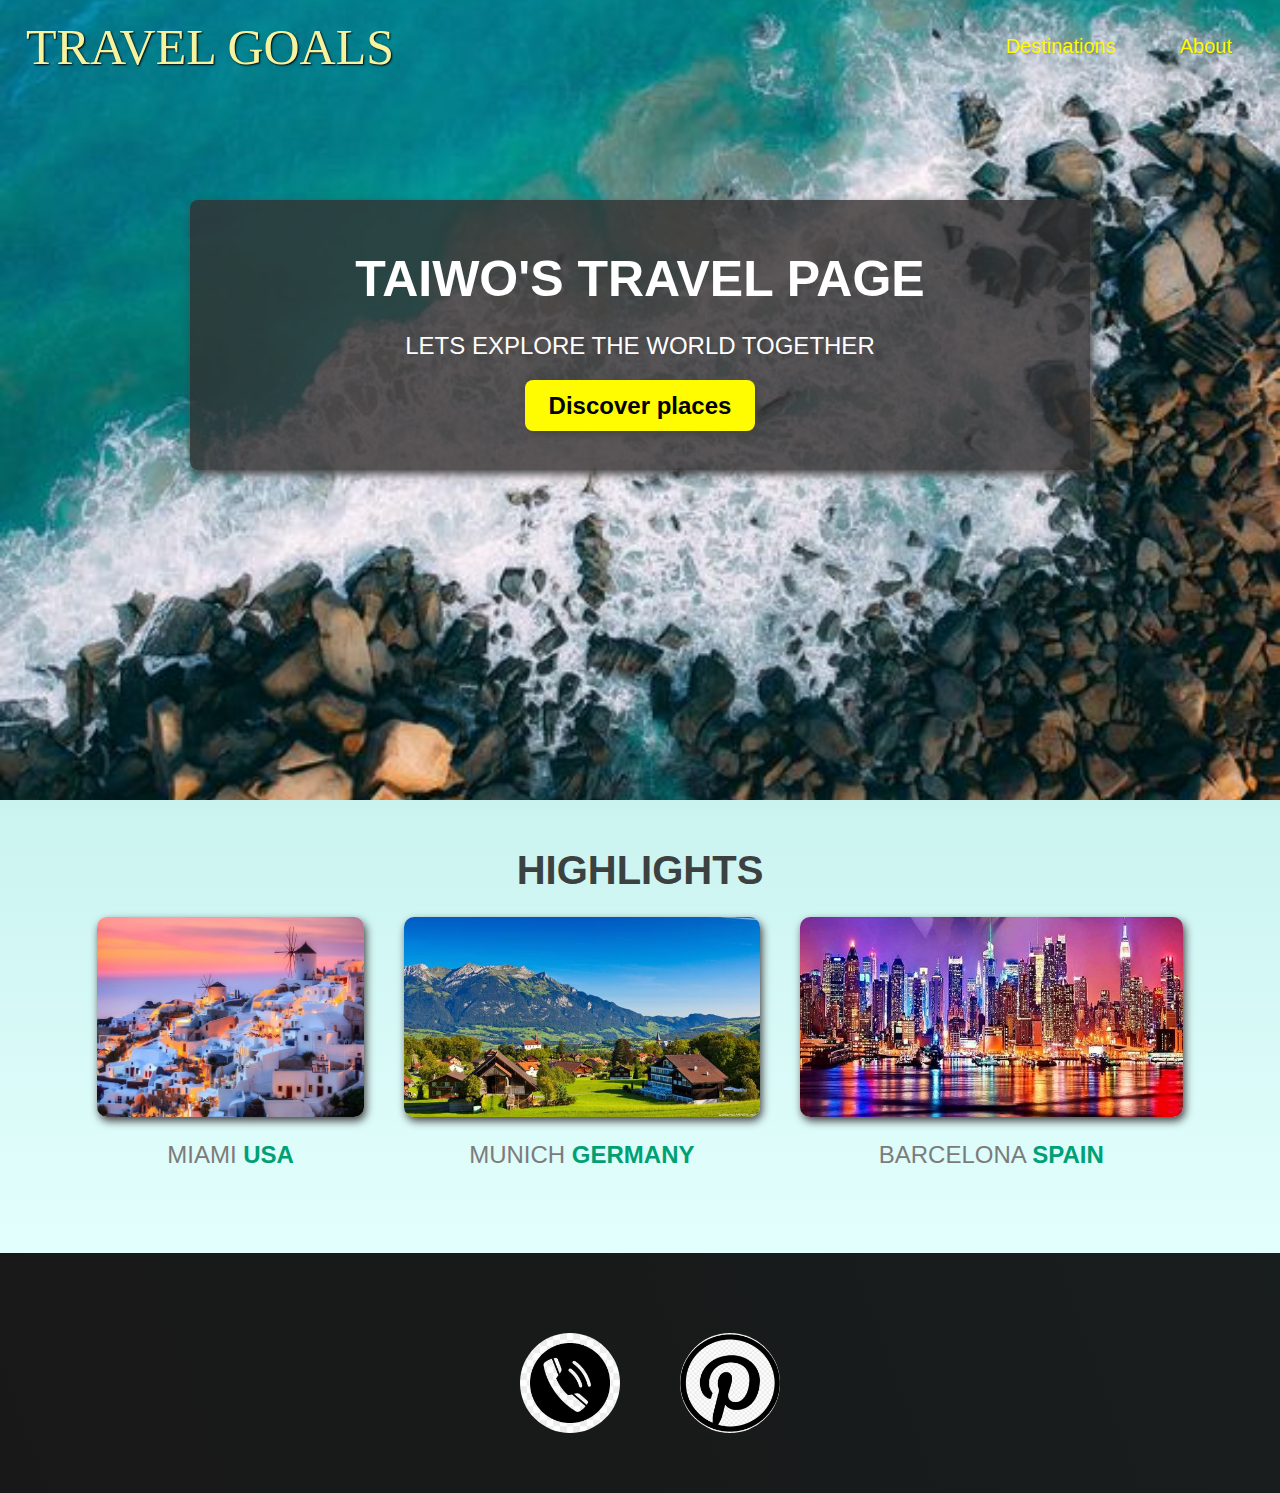
<file: index.html>
<!DOCTYPE html>
<html lang="en">
<head>
    <meta charset="UTF-8">
    <meta name="viewport" content="width=device-width, initial-scale=1.0">
    <link rel="stylesheet" href="shared.css">
    <link rel="stylesheet" href="style.css">
    <title>TRAVEL GOALS</title>
</head>
<body>
   <header>
    <div id="page-logo">
        <a href="/index.html">Travel Goals</a>
    </div>
    <nav>
        <ul>
            <li><a href="places.html">Destinations</a></li>
            <li><a href="">About</a></li>
        </ul>
    </nav>
   </header> 
<main>
    <section id="hero">
        <div id="hero-content"> <h1>TAIWO'S TRAVEL PAGE</h1>
            <P>LETS EXPLORE THE WORLD TOGETHER</P>
            <a href="/places.html"> Discover places</a>
        </div>
       
    </section>

    <section id="highlights">
        <h2>Highlights</h2>
        <ul id="destinations">
            <li class="highlights">
                <img src="/places/e.jpg" alt="miami street o sunny day">
                <p>Miami <strong>USA</strong></p>
            </li>
            <li class="highlights">
                <img src="/places/q.jpg" alt="munich">
                <p>Munich <strong>GERMANY</strong></p>
            </li>
            <li class="highlights">
                <img src="/places/w.jpg" alt="bARCELONA">
                <p>Barcelona <strong>SPAIN</strong></p>
            </li> 
        </ul>
    </section>
</main>

<footer>
    <ul>
        <li>
            <a href="https://www.instagram.com"><img src="icons/5e5720e33ae15225ce9be02b60acf1f7.jpg" alt="image1"></a>
        </li>
        <li>
            <a href="https://www.facebook.com"><img src="icons/40e26beab6a4049d7d52cee459a7dbb8.jpg" alt="logo"></a>
        </li>
    </ul>
</footer>
</body>
</html>
</file>
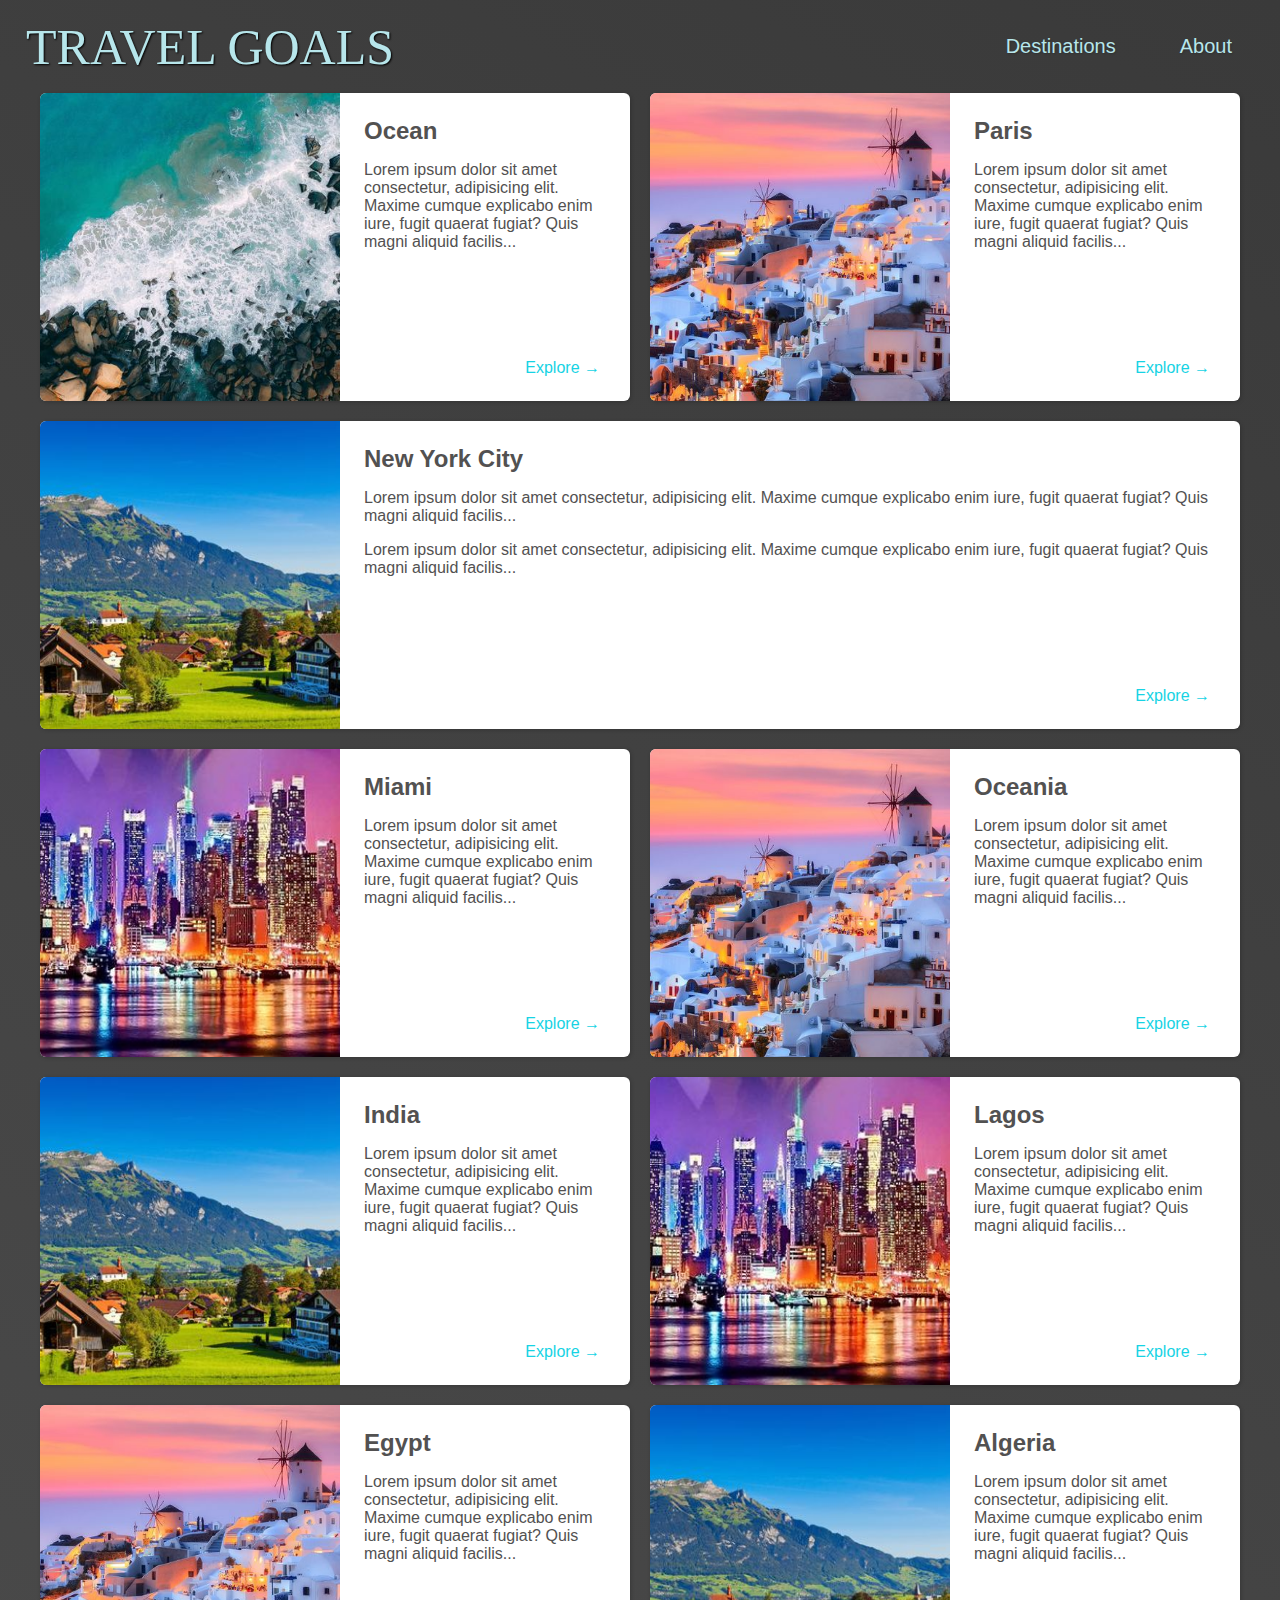
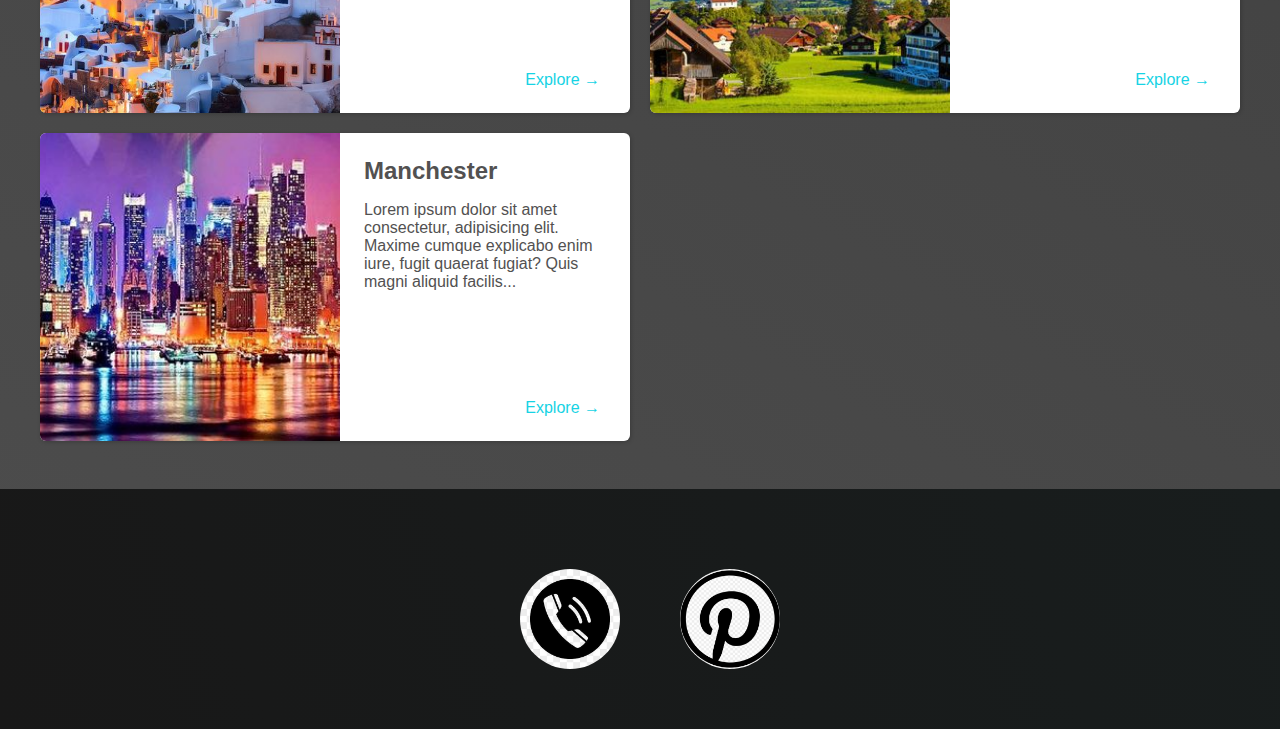
<file: places.html>
<!DOCTYPE html>
<html lang="en">
<head>
    <meta charset="UTF-8">
    <meta name="viewport" content="width=device-width, initial-scale=1.0">
    <link rel="stylesheet" href="shared.css">
    <link rel="stylesheet" href="places.css">
    <title>TRAVEL GOALS</title>
</head>
<body>
    <header>
     <div id="page-logo">
         <a href="/index.html">Travel Goals</a>
     </div>
     <nav>
         <ul>
             <li><a href="places.html">Destinations</a></li>
             <li><a href="">About</a></li>
         </ul>
     </nav>
    </header>
    
    
    <main>
        <ul>
            <li>
                <img src="places/ocean.jpg" alt="ocean">
                <div class="item-content">
                    <div>
                        <h2>Ocean</h2>
                        <p>Lorem ipsum dolor sit amet consectetur, adipisicing elit.
                             Maxime cumque explicabo enim iure, fugit quaerat fugiat? Quis magni aliquid facilis...
                        </p>
                    </div>
                    <div class="actions">
                        <a href="https://en.wikipedia.org/wiki/barcelona">Explore &#x2192</a>

                    </div>
                    </div>
            </li>
            <li>
                <img src="places/e.jpg" alt="paris">
                <div class="item-content">
                    <div>
                        <h2>Paris</h2>
                        <p>Lorem ipsum dolor sit amet consectetur, adipisicing elit.
                             Maxime cumque explicabo enim iure, fugit quaerat fugiat? Quis magni aliquid facilis...
                        </p>
                    </div>
                    <div class="actions">
                        <a href="https://en.wikipedia.org/wiki/paris">Explore &#x2192</a>

                    </div>
                    </div>
            </li>
            <li>
                <img src="places/q.jpg" alt="new york">
                <div class="item-content">
                    <div>
                        <h2>New York City</h2>
                        <p>Lorem ipsum dolor sit amet consectetur, adipisicing elit.
                             Maxime cumque explicabo enim iure, fugit quaerat fugiat? Quis magni aliquid facilis...
                        </p>
                        <p>Lorem ipsum dolor sit amet consectetur, adipisicing elit.
                            Maxime cumque explicabo enim iure, fugit quaerat fugiat? Quis magni aliquid facilis...
                       </p>
                    </div>
                    <div class="actions">
                        <a href="https://en.wikipedia.org/wiki/newyorkcity">Explore &#x2192</a>

                    </div>
                    </div>
            </li>
            <li>
                <img src="places/w.jpg" alt="miami">
                <div class="item-content">
                    <div>
                        <h2>Miami</h2>
                        <p>Lorem ipsum dolor sit amet consectetur, adipisicing elit.
                             Maxime cumque explicabo enim iure, fugit quaerat fugiat? Quis magni aliquid facilis...
                        </p>
                    </div>
                    <div class="actions">
                        <a href="https://en.wikipedia.org/wiki/barcelona">Explore &#x2192</a>

                    </div>
                    </div>
            </li>
            <li>
                <img src="places/e.jpg" alt="oceania">
                <div class="item-content">
                    <div>
                        <h2>Oceania</h2>
                        <p>Lorem ipsum dolor sit amet consectetur, adipisicing elit.
                             Maxime cumque explicabo enim iure, fugit quaerat fugiat? Quis magni aliquid facilis...
                        </p>
                    </div>
                    <div class="actions">
                        <a href="https://en.wikipedia.org/wiki/oceania">Explore &#x2192</a>

                    </div>
                    </div>
            </li>
            <li>
                <img src="places/q.jpg" alt="India">
                <div class="item-content">
                    <div>
                        <h2>India</h2>
                        <p>Lorem ipsum dolor sit amet consectetur, adipisicing elit.
                             Maxime cumque explicabo enim iure, fugit quaerat fugiat? Quis magni aliquid facilis...
                        </p>
                    </div>
                    <div class="actions">
                        <a href="https://en.wikipedia.org/wiki/India">Explore &#x2192</a>

                    </div>
                    </div>
            </li>
            <li>
                <img src="places/w.jpg" alt="lagos">
                <div class="item-content">
                    <div>
                        <h2>Lagos</h2>
                        <p>Lorem ipsum dolor sit amet consectetur, adipisicing elit.
                             Maxime cumque explicabo enim iure, fugit quaerat fugiat? Quis magni aliquid facilis...
                        </p>
                    </div>
                    <div class="actions">
                        <a href="https://en.wikipedia.org/wiki/lagos">Explore &#x2192</a>

                    </div>
                    </div>
            </li>
            <li>
                <img src="places/e.jpg" alt="Egypt">
                <div class="item-content">
                    <div>
                        <h2>Egypt</h2>
                        <p>Lorem ipsum dolor sit amet consectetur, adipisicing elit.
                             Maxime cumque explicabo enim iure, fugit quaerat fugiat? Quis magni aliquid facilis...
                        </p>
                    </div>
                    <div class="actions">
                        <a href="https://en.wikipedia.org/wiki/Egypt">Explore &#x2192</a>

                    </div>
                    </div>
            </li>
            <li>
                <img src="places/q.jpg" alt="algeria">
                <div class="item-content">
                    <div>
                        <h2>Algeria</h2>
                        <p>Lorem ipsum dolor sit amet consectetur, adipisicing elit.
                             Maxime cumque explicabo enim iure, fugit quaerat fugiat? Quis magni aliquid facilis...
                        </p>
                    </div>
                    <div class="actions">
                        <a href="https://en.wikipedia.org/wiki/Algeria">Explore &#x2192</a>

                    </div>
                    </div>
            </li>
            <li>
                <img src="places/w.jpg" alt="manchester">
                <div class="item-content">
                    <div>
                        <h2>Manchester</h2>
                        <p>Lorem ipsum dolor sit amet consectetur, adipisicing elit.
                             Maxime cumque explicabo enim iure, fugit quaerat fugiat? Quis magni aliquid facilis...
                        </p>
                    </div>
                    <div class="actions">
                        <a href="https://en.wikipedia.org/wiki/manchester">Explore &#x2192</a>

                    </div>
                    </div>
            </li>


        </ul>
    </main>


    <footer>
        <ul>
            <li>
                <a href="https://www.instagram.com"><img src="icons/5e5720e33ae15225ce9be02b60acf1f7.jpg" alt="image1"></a>
            </li>
            <li>
                <a href="https://www.facebook.com"><img src="icons/40e26beab6a4049d7d52cee459a7dbb8.jpg" alt="logo"></a>
            </li>
        </ul>
    </footer>
    </body>
    </html>
</file>
<file: shared.css>
body{
    font-family: "Quicksand", sans-serif;
    margin: 0;
}
header{
    display: flex;
    justify-content: space-between;
    align-items: center;
    padding: 15px 16px;
    position: absolute;
    width: 100%;
    box-sizing: border-box;
}

#page-logo a{
    padding: 10px;
    font-family: "oleo script";
    color: rgb(245, 243, 160);
    font-size: 50px;
    text-decoration: none;
    text-transform: uppercase;
    text-shadow: 1px 1px 2px rgb(0, 0, 0);
}
header a{
    color: rgb(255, 251, 0);
    text-decoration: none;
    font-size: 20px;
    padding: 12px ;
    text-shadow: 1px 1px 2px rgba(0, 0, 0, 0.2);
    border-radius: 6px;
}

header nav a:hover{
    color: rgb(77, 77, 77);
    background-color: rgb(255, 251, 0);
}
ul{
    list-style: none;
    margin: 0;
    padding: 0; 
}

header ul{
    display: flex;
}

header li{
    margin: 20px;
}

footer{
    background: linear-gradient(70deg, rgb(24,24,24), rgb(24,29,29));
    padding: 40px;
}

footer ul{
    display: flex;
    justify-content: center;
    padding: 40px;
}
footer li{
    width: 80px;
    height: 80px;
    margin: 0 40px;
}
footer img{
    width: 100px;
    height: 100px;
    border-radius: 60px;
}
</file>
<file: style.css>
#hero{
    height: 800px;
    background-image: url(/places/ocean.jpg);
    background-position: center;
    background-size: cover;
}
#hero-content{
    width: 900px;
    background-color: rgba(51, 47, 47, 0.8);
    box-shadow: 2px 4px 8px rgb(68, 67, 67);
    border-radius: 8px;
    text-align: center;
    padding: 50px 0px;
    margin: 0 auto;
    position: relative;
    top: 200px;
}
#hero-content h1{
    color: white;
    text-transform: uppercase;
    font-size: 50px;
    font-family: "raleway" sans-serif;
    margin: 0;

}

#hero-content p{
    color: white;
    text-transform: uppercase;
    font-size: 24px;
    font-weight: 300;
    margin-bottom: 32px;

}
#hero-content a{
    text-decoration: none;
    background-color: rgb(255, 251, 0);
    padding: 12px 24px;
    color: black;
    font-size: 24px;
    font-weight: bold;
    border-radius: 8px;
    box-shadow: 2px 4px 8px rgb(68, 67, 67);

}
#hero-content a:hover{
    background-color: rgb(255, 238, 0);
}
#highlights h2{
    text-transform: uppercase;
    text-align: center;
    font-size: 40px;
    color: rgb(59, 65, 64);
    margin: 24px 0;
}
#highlights{
    padding: 24px;
    background: linear-gradient(0deg, rgb(227,255,253), rgb(202, 243, 240));
}

#destinations{
    display: flex;
    justify-content: center;
    width: 100%;
    margin: auto;
    margin-bottom: 40px;
}
 
.highlights{
    margin:0 20px;
}

.highlights p{
    text-align: center;
    text-transform: uppercase;
    font-size: 24px;
    color: rgb(124, 123, 123);
    margin: 20px;
}
.highlights img{
    height: 200px;
    width: 100%;
    box-shadow: 2px 4px 8px rgb(68, 67, 67);
    border-radius: 10px;
    object-fit: cover;
}
.highlights strong{
    color: rgb(0, 160, 117);
}
</file>
<file: places.css>
body{
    background: linear-gradient(30deg, rgb(77,77,77), rgb(58,58,58));
    color: rgb(68, 68, 68);
}
header{
    position: static;
}
#page-logo a{
    color: rgb(183, 230, 235);

}
header nav a:hover{
    background-color: rgb(183, 230, 235);
    color: rgb(59, 59, 59);
}
header nav a{
    color: rgb(183, 230, 235);
}
main ul{
    width: 1200px;
    display: grid;
    grid-template-columns: 1fr 1fr;
    gap: 20px 20px;
    margin: 0 auto 48px auto;

}
main li{
    display: flex;
    background-color: white;
    box-shadow: 1px 1px 4px rgba(0, 0, 0, 0.2);
    border-radius: 6px;
    overflow: hidden;
    color: rgb(82, 81, 81);
}
li:nth-of-type(3){
    grid-column: 1 / span 2;
}




main li img{
    width: 300px;
    height: 308px;
    object-fit: cover;
}
.item-content{
    padding: 24px;
    display: flex;
    flex-direction: column;
    justify-content: space-between;
}
.item-content h2{
    margin: 0;
}

.actions{
    text-align: right;
}
.actions a{
    text-decoration: none;
    padding: 6px;
    color: rgb(22,211,228);
    border-radius: 5px;
}

.actions a:hover{
    background-color: rgb(235, 253, 255);
}
</file>
